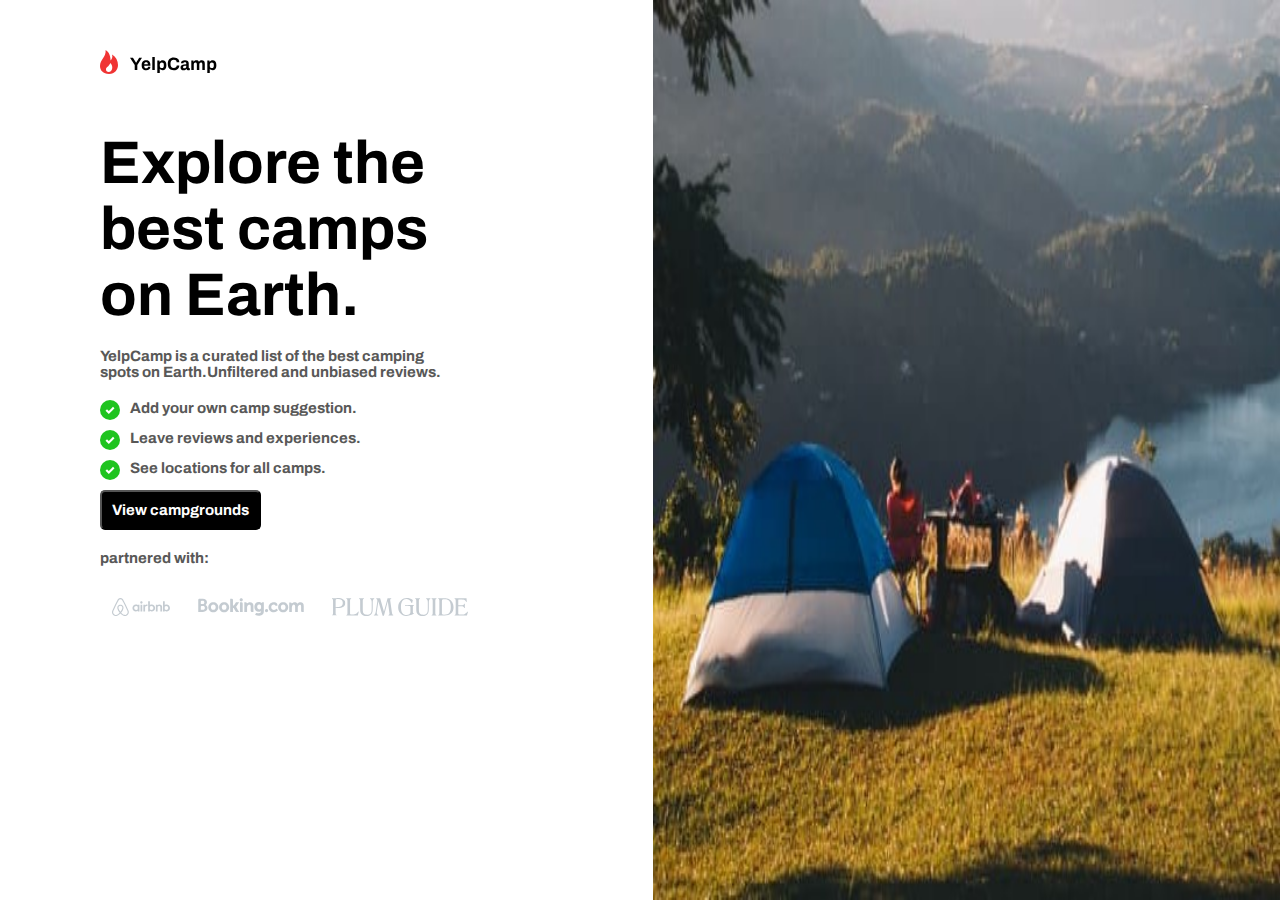
<file: home/index.html>
<!DOCTYPE html>
<html lang="en">

<head>
    <meta charset="UTF-8">
    <meta http-equiv="X-UA-Compatible" content="IE=edge">
    <meta name="viewport" content="width=device-width, initial-scale=1.0">
    <title>YelpCamp</title>
    <link rel="stylesheet" href="css/style.css">

</head>

<body>
    <div class="container">
        <div class="main">
            <div class="navbar">
                <a href="/home/index.html" class="logo"><img src="images/Logo.svg" alt=""></a>
                <img class="hemberger" src="images/Hamburger Menu.svg" alt="">
            </div>
            <div class="center-content">
                <h3 class="heading">Explore the best camps on Earth.</h3>
                <p>YelpCamp is a curated list of the best camping spots on Earth.Unfiltered and unbiased reviews.</p>
                <ul>
                    <li><img src="images/bullet.svg" alt="bullet"> Add your own camp suggestion.</li>
                    <li><img src="images/bullet.svg" alt="bullet">Leave reviews and experiences.</li>
                    <li><img src="images/bullet.svg" alt="bullet">See locations for all camps.</li>
                </ul>
                <button id="campgroundBtn" class="btn">View campgrounds</button>
            </div>
            <div class="partners">
                <p>partnered with:</p>
                <div class="partner-img">
                    <img src="images/Airbnb.svg" alt="Airbnb">
                    <img src="images/Booking.svg" alt="Booking">
                    <img src="images/Plum Guide.svg" alt="Plum Guide">
                </div>

            </div>

        </div>
        <div class="side-image">
            <img src="images/0.jpg" alt="exploring">
        </div>
    </div>

    <script src="js/index.js"></script>
</body>

</html>
</file>
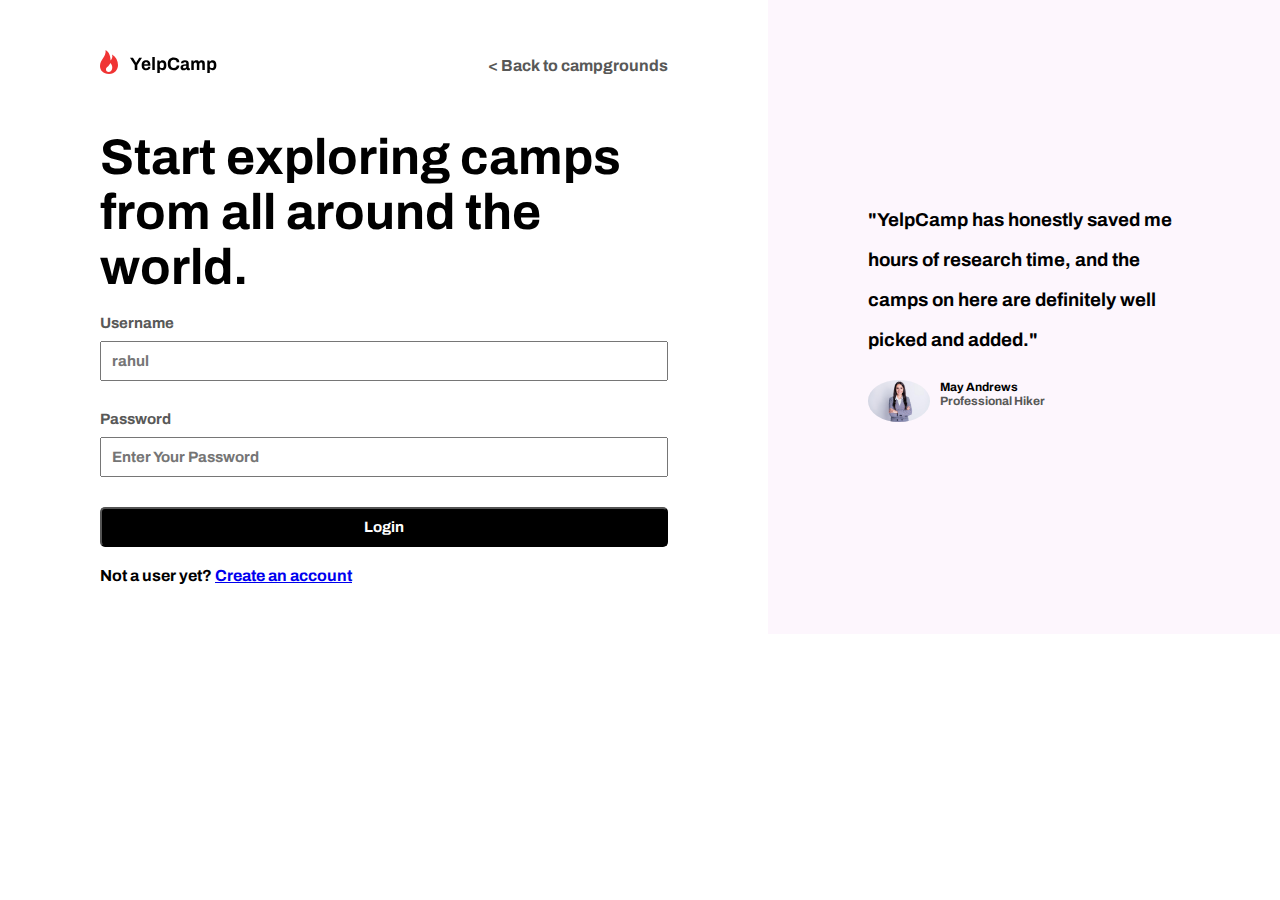
<file: Login Page/login.html>
<!DOCTYPE html>
<html lang="en">

<head>
    <meta charset="UTF-8">
    <meta http-equiv="X-UA-Compatible" content="IE=edge">
    <meta name="viewport" content="width=device-width, initial-scale=1.0">
    <title>login page</title>

    <!-- css -->
    <link rel="stylesheet" href="css/style.css">
</head>

<body>
    <div class="container">
        <div class="main">
            <div class="navbar">
                <a href="/home/index.html" class="logo"><img src="images/Logo.svg" alt=""></a>
                <a class="back" href="../home/index.html">&lt; Back to campgrounds</a>
            </div>
            <div class="center-content">
                <h3 class="heading">Start exploring camps from all around the world.</h3>
                <form id="form" action="#">
                    <label for="text">Username</label>
                    <input type="text" name="username" id="username" placeholder="rahul">
                    <div id="msgDiv1"></div>
                    <label for="password">Password</label>
                    <input type="password" name="password" id="password" placeholder="Enter Your Password">
                    <div id="msgDiv2"></div>
                    <button id="submitBtn" type="submit" class="btn">Login</button>
                </form>
                <p>Not a user yet? <a href="../new account/account.html">Create an account</a></p>

            </div>
        </div>
        <div class="side-image">
            <h3>"YelpCamp has honestly saved me hours of research time, and the camps on here are definitely well picked and added."</h3>
            <div class="writer">
                <img src="images/lady.jpg" alt="">
                <div class="name">
                    <p>May Andrews</p>
                    <p>Professional Hiker</p>
                </div>

            </div>
        </div>
    </div>
    <script src="js/login.js"></script>
</body>

</html>

</html>
</file>
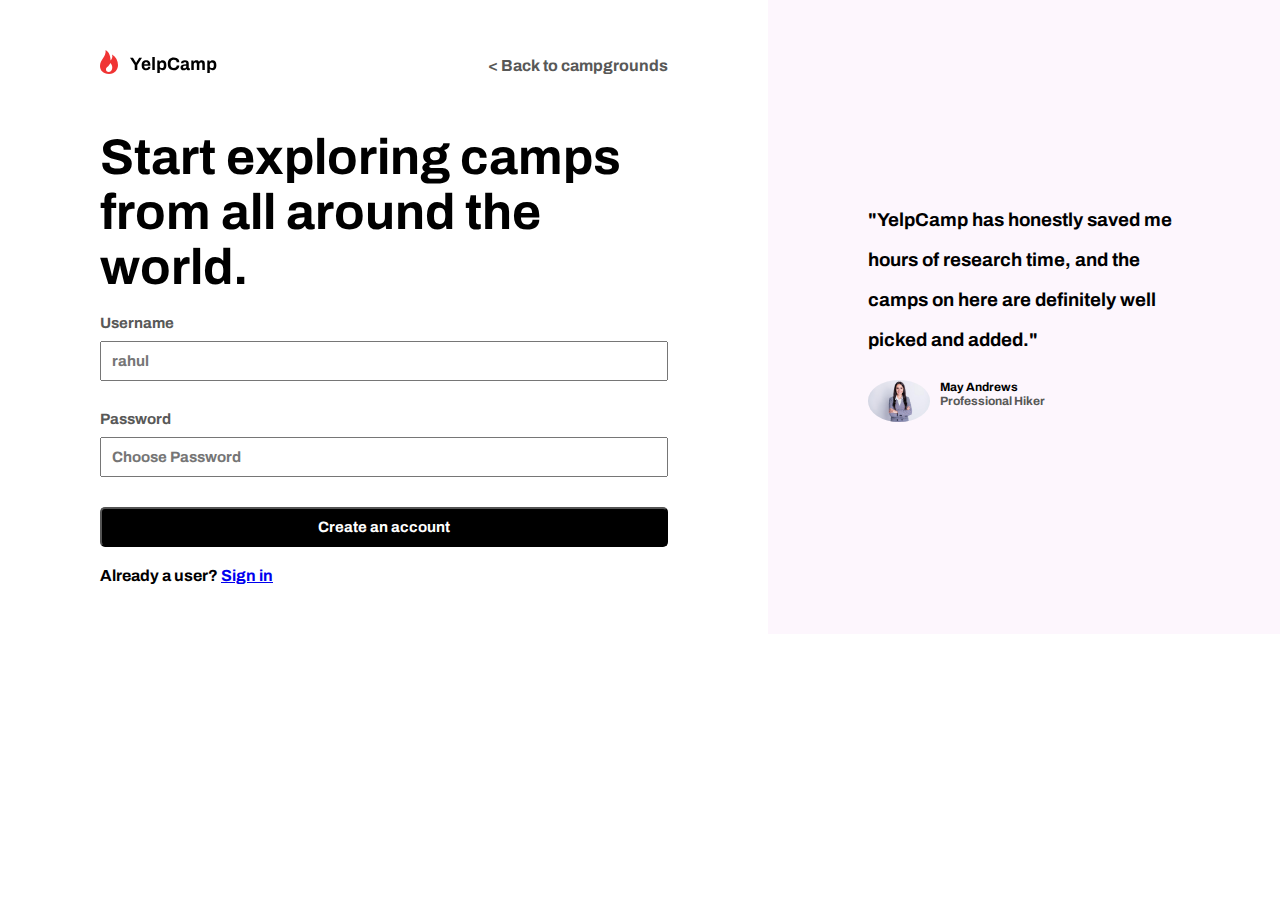
<file: new account/account.html>
<!DOCTYPE html>
<html lang="en">

<head>
    <meta charset="UTF-8">
    <meta http-equiv="X-UA-Compatible" content="IE=edge">
    <meta name="viewport" content="width=device-width, initial-scale=1.0">
    <title>New account</title>

    <!-- css -->
    <link rel="stylesheet" href="css/style.css">
</head>

<body>
    <div class="container">
        <div class="main">
            <div class="navbar">
                <a href="/home/index.html" class="logo"><img src="images/Logo.svg" alt=""></a>
                <a class="back" href="../home/index.html">&lt; Back to campgrounds</a>
            </div>
            <div class="center-content">
                <h3 class="heading">Start exploring camps from all around the world.</h3>
                <form id="form" action="#">
                    <label for="text">Username</label>
                    <input type="text" name="username" id="username" placeholder="rahul">
                    <div id="msgDiv1"></div>
                    <label for="password">Password</label>
                    <input type="password" name="password" id="password" placeholder="Choose Password">
                    <div id="msgDiv2"></div>
                    <button id="submitBtn" type="submit" class="btn">Create an account</button>
                </form>
                <p>Already a user? <a href="../Login Page/login.html">Sign in</a></p>

            </div>
        </div>
        <div class="side-image">
            <h3>"YelpCamp has honestly saved me hours of research time, and the camps on here are definitely well picked and added."</h3>
            <div class="writer">
                <img src="images/lady.jpg" alt="">
                <div class="name">
                    <p>May Andrews</p>
                    <p>Professional Hiker</p>
                </div>

            </div>
        </div>
    </div>
    <script src="js/account.js"></script>
</body>

</html>

</html>
</file>
<file: home/css/style.css>
@import url("https://fonts.googleapis.com/css2?family=Archivo:wght@600&display=swap");
* {
    margin: 0;
    padding: 0;
    font-family: "Archivo", sans-serif;
    box-sizing: border-box;
    list-style: none;
    font-weight: bold;
}

.container {
    display: flex;
    justify-content: space-between;
}

.main {
    padding: 50px 100px;
}

.center-content {
    max-width: 80%;
}

p {
    color: #585857;
    font-size: 15px;
    margin-bottom: 20px;
}

ul li {
    color: #585857;
    font-size: 15px;
    display: flex;
    margin-bottom: 10px;
}

ul li img {
    width: 20px;
    margin-right: 10px;
}

.navbar {
    margin-bottom: 50px;
}

.heading {
    font-size: 60px;
    margin-bottom: 20px;
}

.btn {
    color: white;
    background-color: black;
    font-size: 15px;
    padding: 10px;
    border-radius: 5px;
    margin-bottom: 20px;
    cursor: pointer;
}

.side-image {
    max-width: 50%;
}

.side-image img {
    max-width: 100%;
    height: 100vh;
}

.hemberger {
    display: none;
}


/* media quaries */

@media only screen and (max-width:768px) {
    .container {
        flex-direction: column-reverse;
    }
    .logo {
        position: absolute;
        top: 20px;
        left: 60px;
    }
    .hemberger {
        display: block;
        position: absolute;
        top: 20px;
        right: 60px;
        cursor: pointer;
    }
    .side-image {
        margin-top: 70px;
        max-width: 100%;
    }
    .side-image img {
        width: 100%;
        height: auto;
    }
    .main {
        padding: 0 60px;
    }
    .heading {
        font-size: 40px;
    }
}

@media only screen and (max-width:425px) {
    .logo {
        left: 40px
    }
    .hemberger {
        right: 40px;
    }
    .main {
        padding: 0 40px;
    }
    .heading {
        font-size: 20px;
    }
    p,
    ul li,
    .btn {
        font-size: 12px;
        margin-bottom: 10px;
    }
    .partner-img img {
        width: 100px;
    }
}
</file>
<file: Login Page/css/style.css>
@import url("https://fonts.googleapis.com/css2?family=Archivo:wght@600&display=swap");
* {
    margin: 0;
    padding: 0;
    font-family: "Archivo", sans-serif;
    box-sizing: border-box;
    list-style: none;
    font-weight: bold;
}

.container {
    display: flex;
    justify-content: space-between;
}

.main {
    padding: 50px 100px;
}

.navbar {
    margin-bottom: 50px;
    display: flex;
    align-items: center;
    justify-content: space-between;
}

.navbar a {
    color: #585857;
    text-decoration: none;
}

.logo {
    display: inline-block;
}

.heading {
    font-size: 50px;
    margin-bottom: 20px;
}

#form {
    display: flex;
    flex-direction: column;
}

label {
    font-size: 15px;
    margin-bottom: 10px;
    color: #585857;
}

input {
    font-size: 15px;
    margin-bottom: 20px;
    padding: 10px;
}

.btn {
    color: white;
    background-color: black;
    font-size: 15px;
    padding: 10px;
    border-radius: 5px;
    margin-bottom: 20px;
    cursor: pointer;
}

.side-image {
    max-width: 40%;
    padding: 200px 100px;
    background-color: #fdf6fd;
}

.side-image h3 {
    line-height: 40px;
    margin-bottom: 20px;
}

.writer {
    display: flex;
}

.writer img {
    width: 20%;
    border-radius: 50%;
    margin-right: 10px;
}

.name {
    font-size: 12px;
}

.name p:last-child {
    color: #585857;
}

#myDiv1,
#myDiv2 {
    font-size: 12px;
    color: red;
}


/* media quaries */

@media only screen and (max-width:768px) {
    .container {
        flex-direction: column-reverse;
    }
    .logo {
        position: absolute;
        top: 20px;
        left: 60px;
    }
    .back {
        position: absolute;
        top: 30px;
        right: 60px;
    }
    .side-image {
        margin-top: 70px;
        max-width: 100%;
        padding: 60px;
    }
    .main {
        padding: 0 60px;
    }
    .heading {
        font-size: 40px;
    }
    .center-content p {
        margin-bottom: 20px;
    }
    .writer img {
        width: 15%;
    }
    .name {
        display: flex;
        flex-direction: column;
        justify-content: center;
    }
}

@media only screen and (max-width:425px) {
    .logo {
        left: 40px
    }
    .back {
        right: 40px;
        font-size: 12px;
    }
    .main {
        padding: 0 40px;
    }
    .side-image {
        padding: 20px 40px;
    }
    .side-image h3 {
        font-size: 15px;
        line-height: 20px;
    }
    .heading {
        font-size: 20px;
    }
    p,
    .btn,
    input,
    label {
        font-size: 12px;
        margin-bottom: 10px;
    }
    .partner-img img {
        width: 100px;
    }
}
</file>
<file: new account/css/style.css>
@import url("https://fonts.googleapis.com/css2?family=Archivo:wght@600&display=swap");
* {
    margin: 0;
    padding: 0;
    font-family: "Archivo", sans-serif;
    box-sizing: border-box;
    list-style: none;
    font-weight: bold;
}

.container {
    display: flex;
    justify-content: space-between;
}

.main {
    padding: 50px 100px;
}

.navbar {
    margin-bottom: 50px;
    display: flex;
    align-items: center;
    justify-content: space-between;
}

.navbar a {
    color: #585857;
    text-decoration: none;
}

.logo {
    display: inline-block;
}

.heading {
    font-size: 50px;
    margin-bottom: 20px;
}

#form {
    display: flex;
    flex-direction: column;
}

label {
    font-size: 15px;
    margin-bottom: 10px;
    color: #585857;
}

input {
    font-size: 15px;
    margin-bottom: 20px;
    padding: 10px;
}

.btn {
    color: white;
    background-color: black;
    font-size: 15px;
    padding: 10px;
    border-radius: 5px;
    margin-bottom: 20px;
    cursor: pointer;
}

.side-image {
    max-width: 40%;
    padding: 200px 100px;
    background-color: #fdf6fd;
}

.side-image h3 {
    line-height: 40px;
    margin-bottom: 20px;
}

.writer {
    display: flex;
}

.writer img {
    width: 20%;
    border-radius: 50%;
    margin-right: 10px;
}

.name {
    font-size: 12px;
}

.name p:last-child {
    color: #585857;
}

#myDiv1,
#myDiv2 {
    font-size: 12px;
    color: red;
}


/* media quaries */

@media only screen and (max-width:768px) {
    .container {
        flex-direction: column-reverse;
    }
    .logo {
        position: absolute;
        top: 20px;
        left: 60px;
    }
    .back {
        position: absolute;
        top: 30px;
        right: 60px;
    }
    .side-image {
        margin-top: 70px;
        max-width: 100%;
        padding: 60px;
    }
    .main {
        padding: 0 60px;
    }
    .heading {
        font-size: 40px;
    }
    .center-content p {
        margin-bottom: 20px;
    }
    .writer img {
        width: 15%;
    }
    .name {
        display: flex;
        flex-direction: column;
        justify-content: center;
    }
}

@media only screen and (max-width:425px) {
    .logo {
        left: 40px
    }
    .back {
        right: 40px;
        font-size: 10px;
    }
    .main {
        padding: 0 40px;
    }
    .side-image {
        padding: 20px 40px;
    }
    .side-image h3 {
        font-size: 15px;
        line-height: 20px;
    }
    .heading {
        font-size: 20px;
    }
    p,
    .btn,
    input,
    label {
        font-size: 12px;
        margin-bottom: 10px;
    }
    .partner-img img {
        width: 100px;
    }
}
</file>
